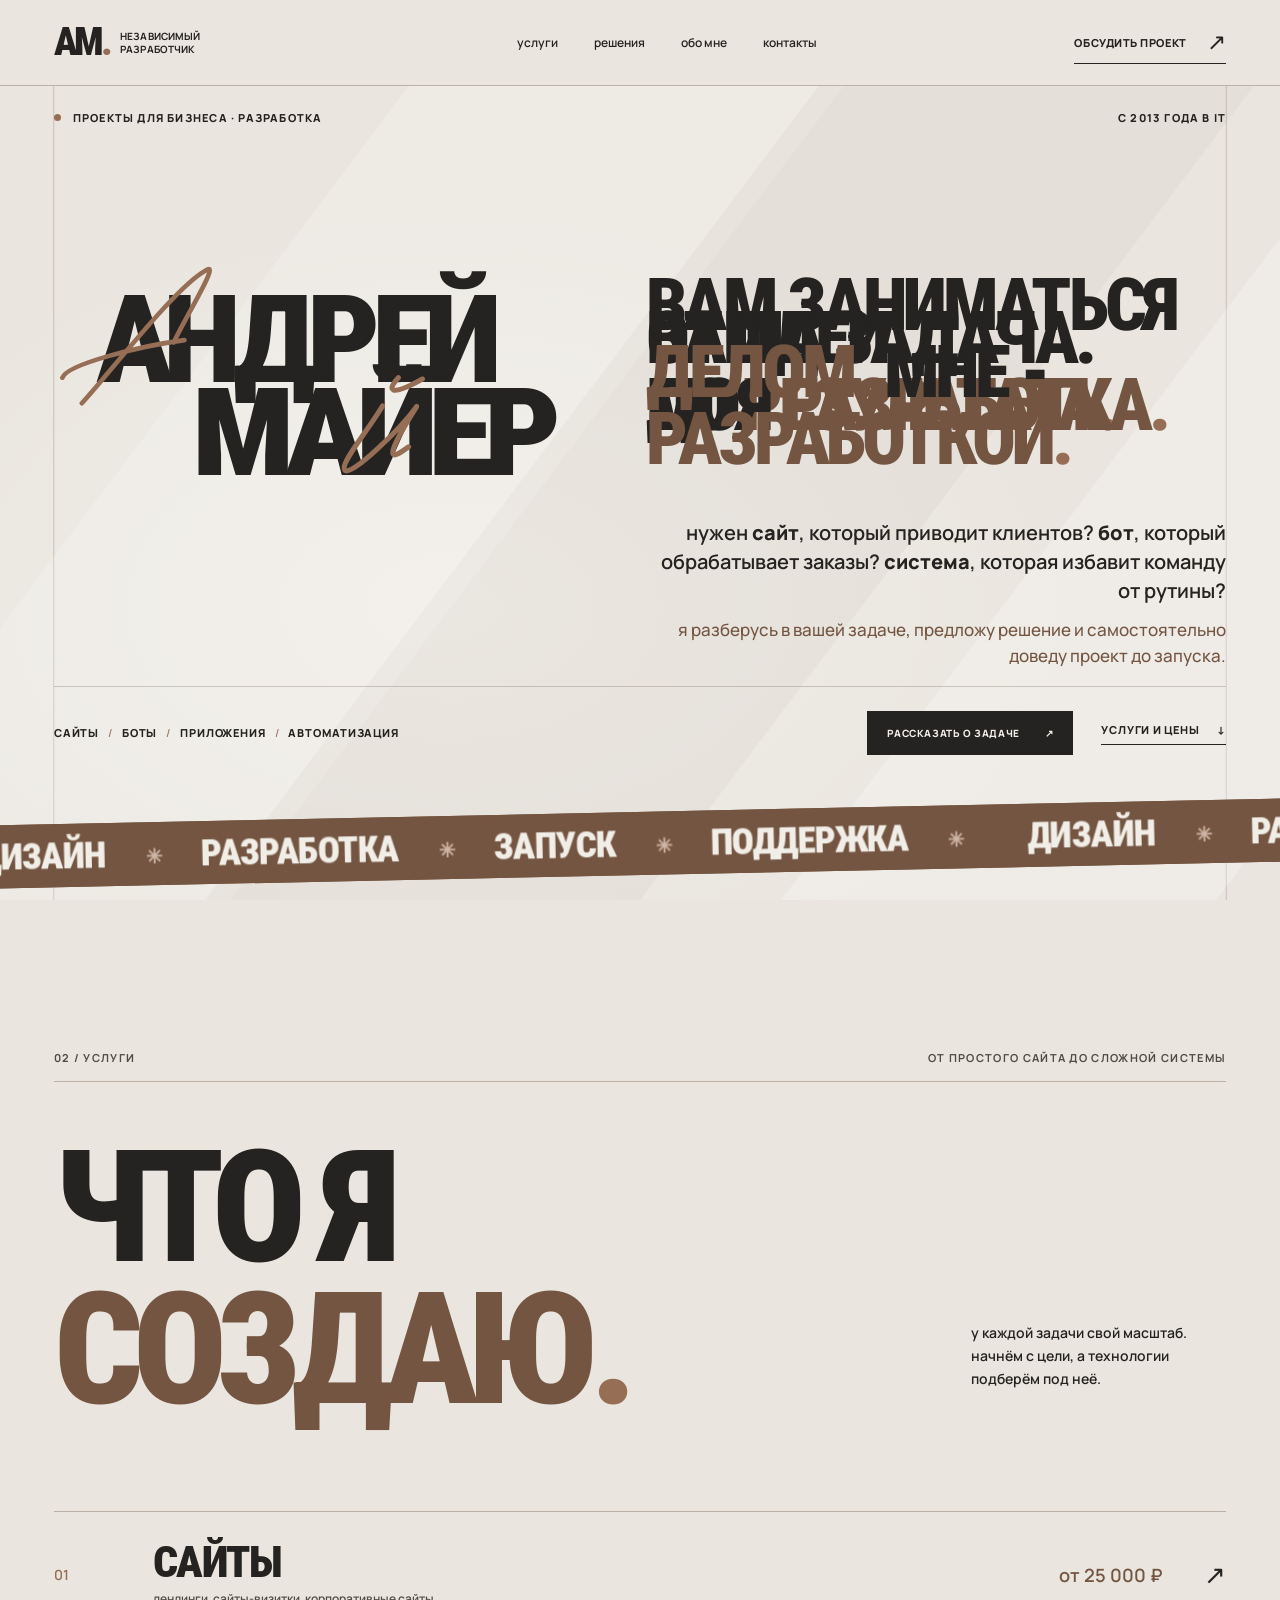
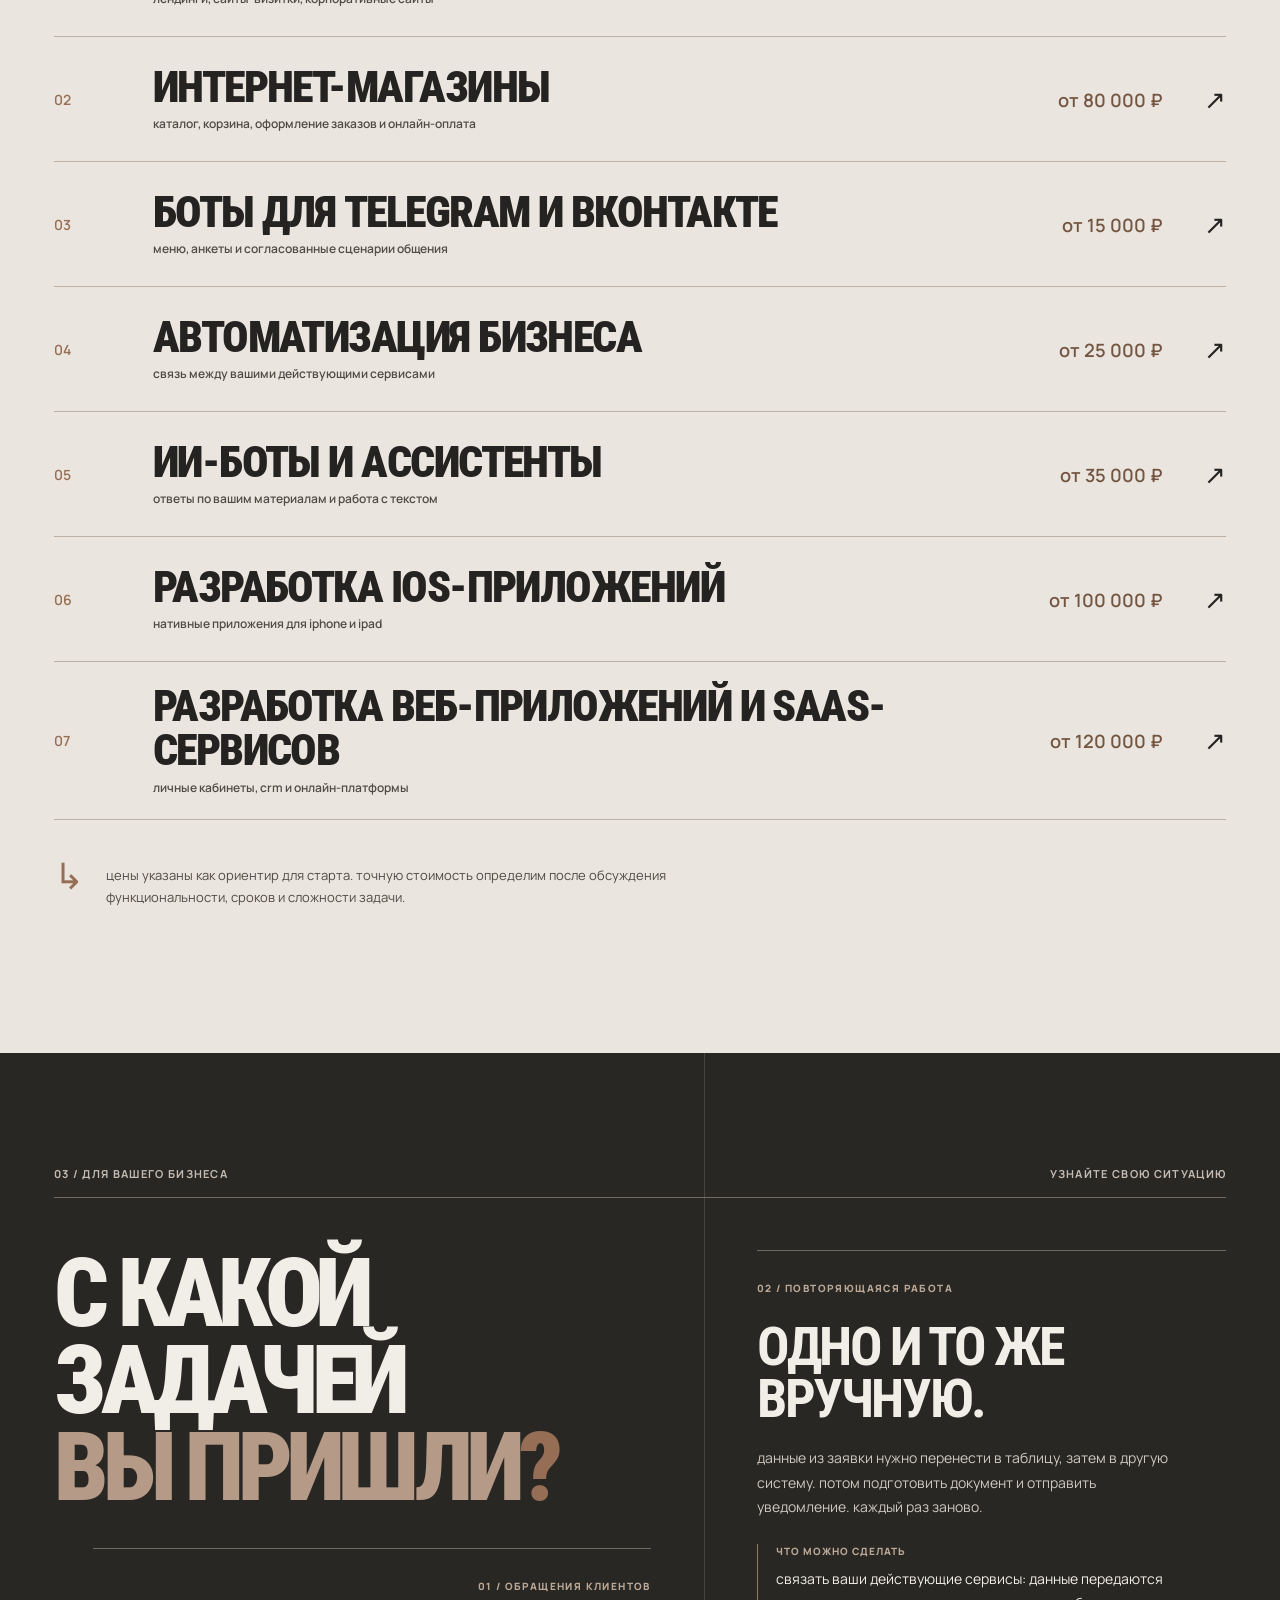
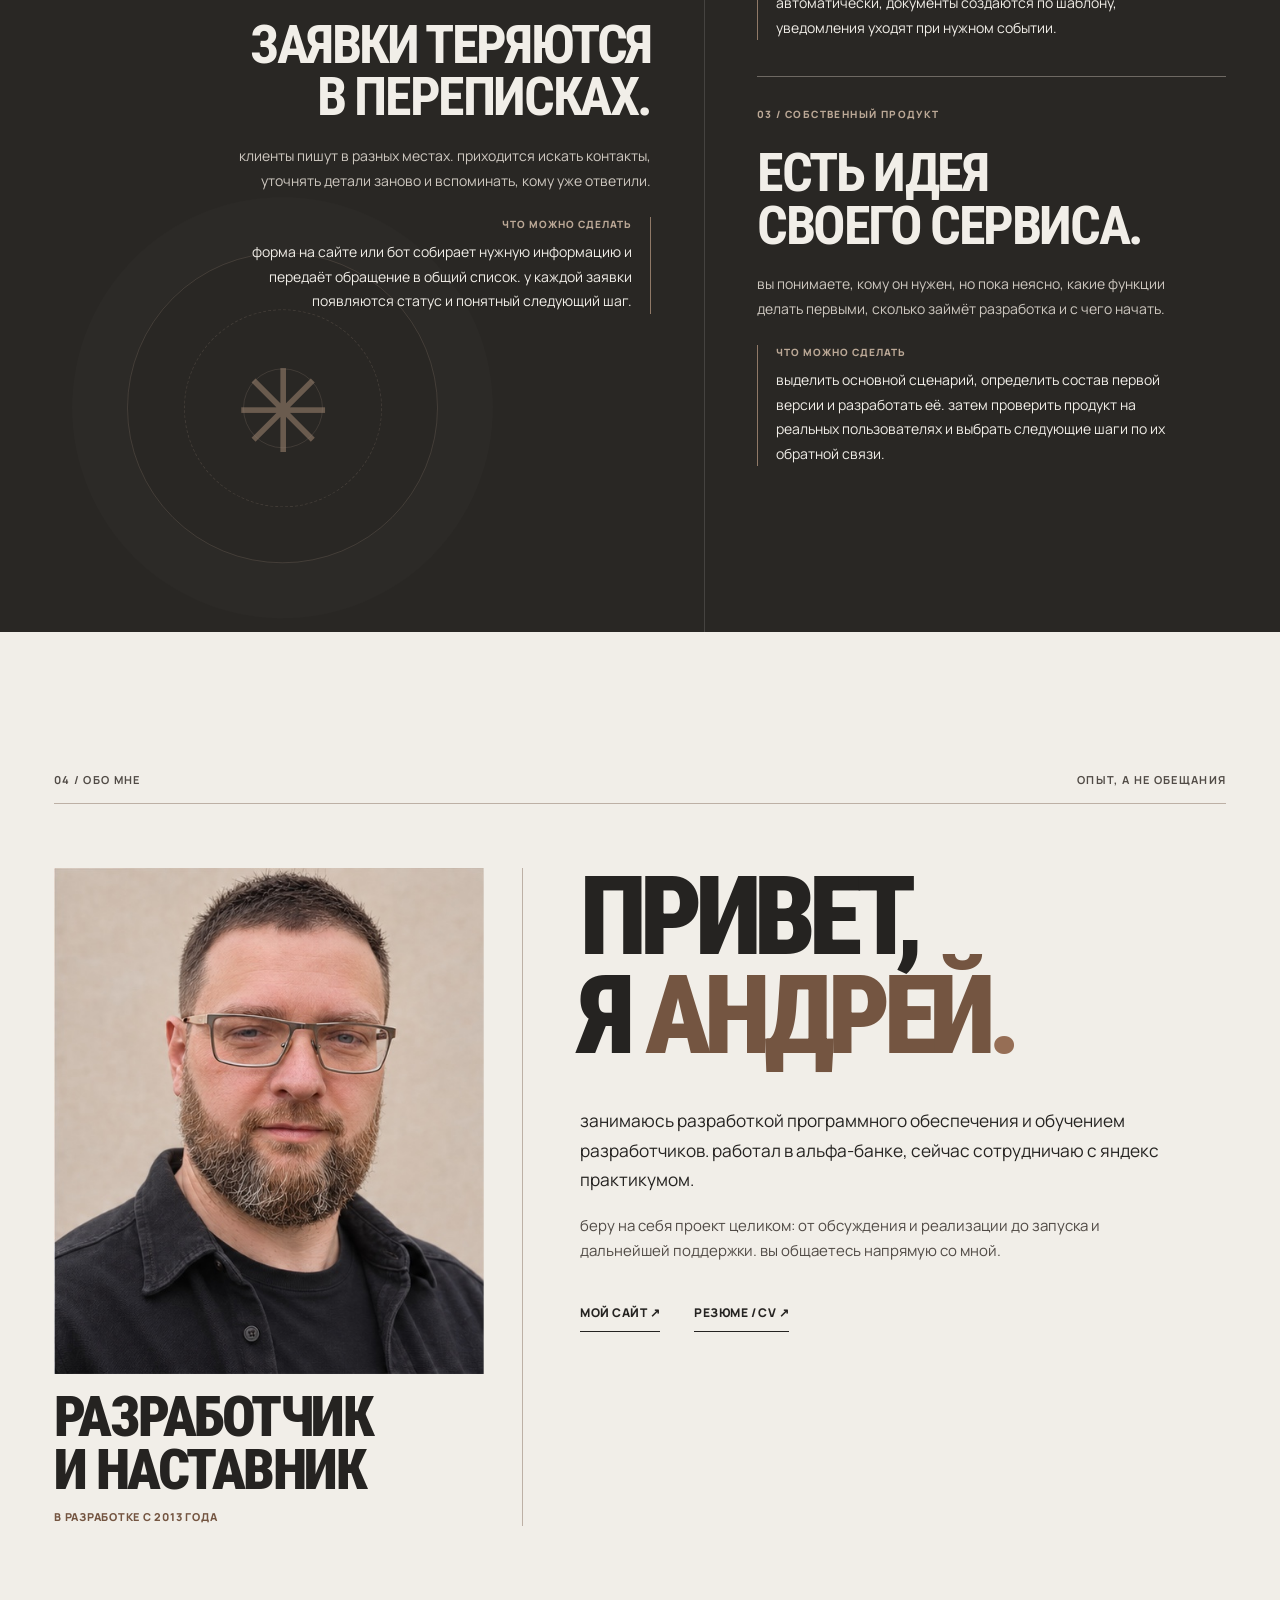
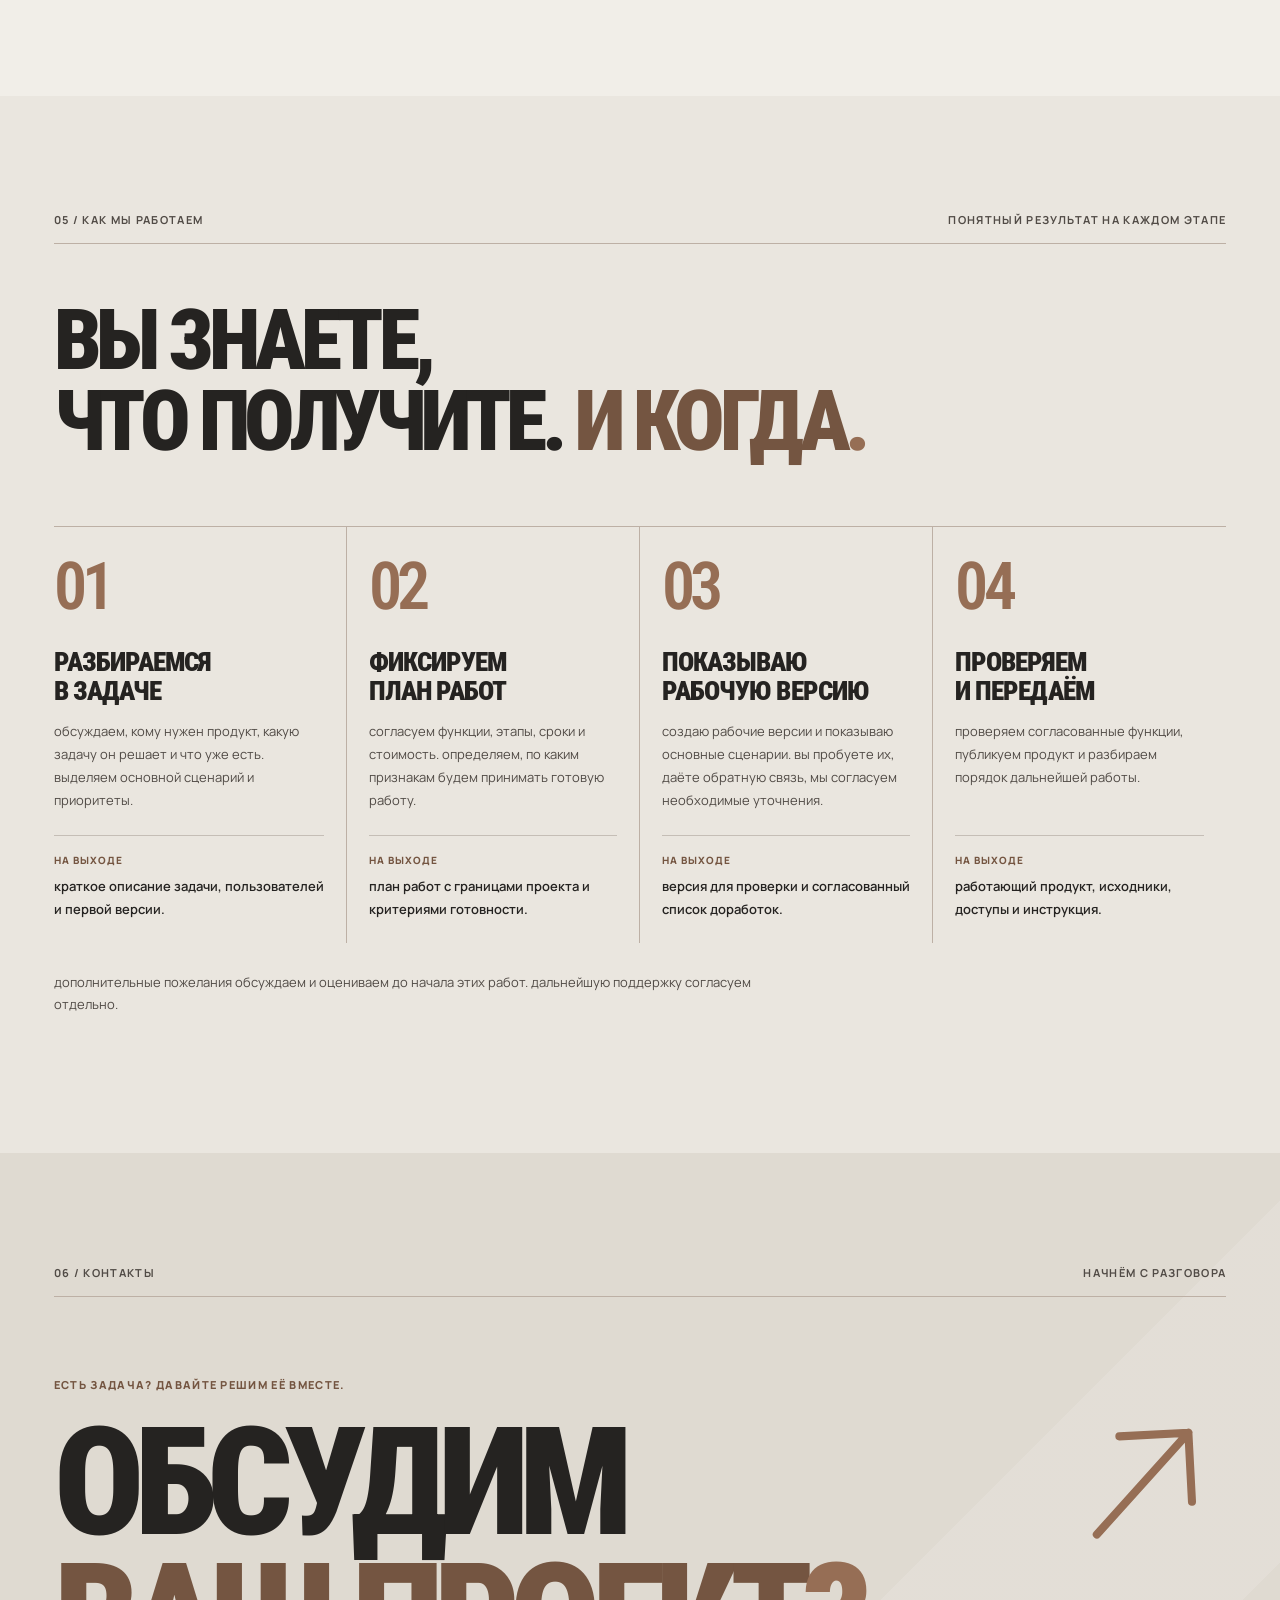
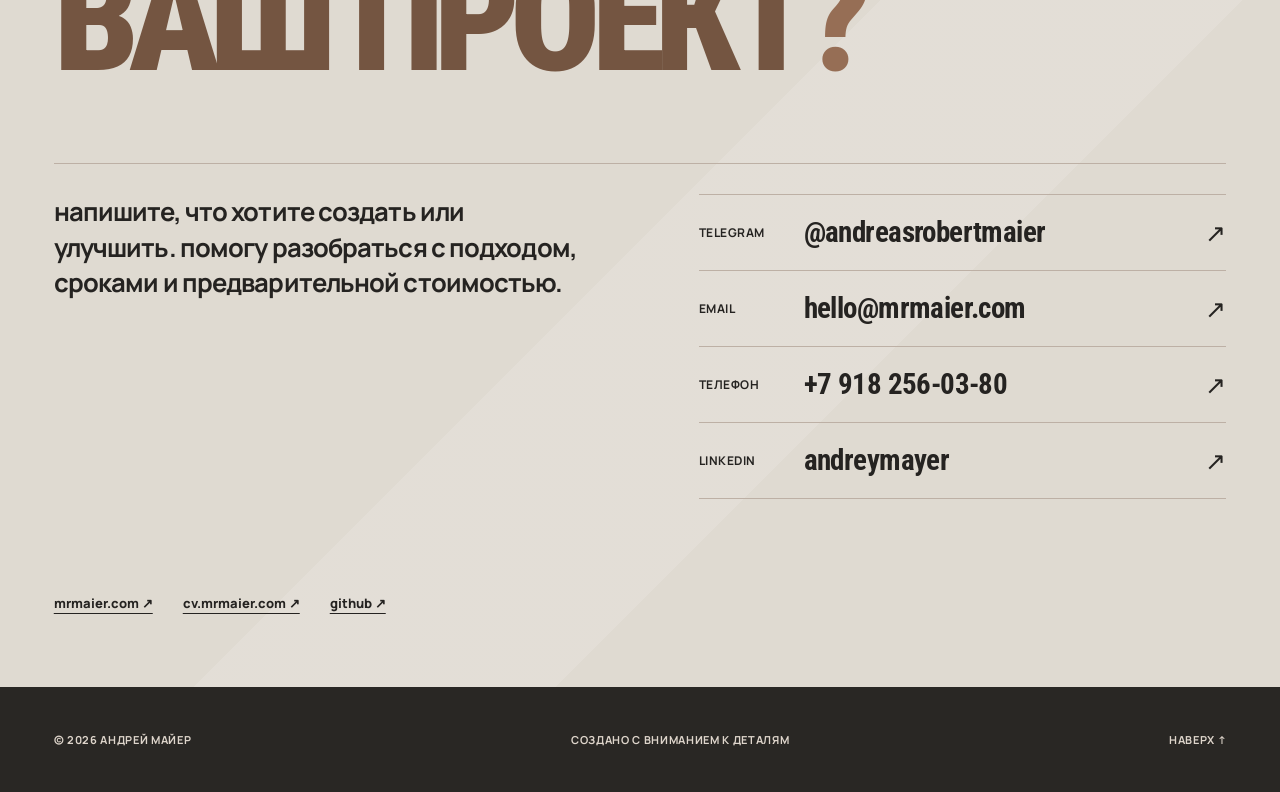
<file: public/index.html>
<!doctype html>
<html lang="ru">
<head>
  <meta charset="utf-8">
  <meta name="viewport" content="width=device-width, initial-scale=1, viewport-fit=cover">
  <meta name="theme-color" content="#eae6df">
  <meta name="color-scheme" content="light">
  <title>Андрей Майер — разработка сайтов, ботов и автоматизация бизнеса</title>
  <meta name="description" content="Андрей Майер — независимый разработчик с 2013 года. Сайты от 25 000 ₽, интернет-магазины, боты для Telegram и ВКонтакте, автоматизация и ИИ-ассистенты. Работаю напрямую с заказчиком.">
  <link rel="canonical" href="https://dev.mrmaier.com/">
  <meta name="author" content="Андрей Майер">
  <meta name="robots" content="index, follow, max-image-preview:large">
  <meta property="og:type" content="website">
  <meta property="og:locale" content="ru_RU">
  <meta property="og:site_name" content="Андрей Майер">
  <meta property="og:url" content="https://dev.mrmaier.com/">
  <meta property="og:title" content="Андрей Майер — цифровые продукты для бизнеса">
  <meta property="og:description" content="Сайты, магазины, боты, автоматизация и ИИ. Разрабатываю с нуля, дорабатываю и поддерживаю.">
  <meta property="og:image" content="https://dev.mrmaier.com/assets/og-cover.png">
  <meta property="og:image:width" content="1200">
  <meta property="og:image:height" content="630">
  <meta property="og:image:alt" content="Андрей Майер — независимый разработчик: сайты, боты, автоматизация, ИИ">
  <meta name="twitter:card" content="summary_large_image">
  <meta name="twitter:title" content="Андрей Майер — цифровые продукты для бизнеса">
  <meta name="twitter:description" content="Сайты, магазины, боты, автоматизация и ИИ. Разрабатываю с нуля, дорабатываю и поддерживаю.">
  <meta name="twitter:image" content="https://dev.mrmaier.com/assets/og-cover.png">
  <script type="application/ld+json">
  {
    "@context": "https://schema.org",
    "@graph": [
      {
        "@type": "WebSite",
        "@id": "https://dev.mrmaier.com/#website",
        "url": "https://dev.mrmaier.com/",
        "name": "Андрей Майер — разработка для бизнеса",
        "inLanguage": "ru",
        "publisher": {"@id": "https://dev.mrmaier.com/#person"}
      },
      {
        "@type": "Person",
        "@id": "https://dev.mrmaier.com/#person",
        "name": "Андрей Майер",
        "alternateName": "Andrey Maier",
        "jobTitle": "Независимый разработчик",
        "url": "https://dev.mrmaier.com/",
        "image": "https://dev.mrmaier.com/assets/og-cover.png",
        "email": "mailto:hello@mrmaier.com",
        "telephone": "+79182560380",
        "sameAs": [
          "https://mrmaier.com/",
          "https://cv.mrmaier.com/",
          "https://t.me/AndreasRobertMaier",
          "https://linkedin.com/in/andreymayer/",
          "https://github.com/Dronnn"
        ]
      },
      {
        "@type": "ProfessionalService",
        "@id": "https://dev.mrmaier.com/#service",
        "name": "Андрей Майер — разработка сайтов, ботов и автоматизация бизнеса",
        "url": "https://dev.mrmaier.com/",
        "image": "https://dev.mrmaier.com/assets/og-cover.png",
        "description": "Сайты, интернет-магазины, боты для Telegram и ВКонтакте, автоматизация бизнеса, ИИ-ассистенты, iOS- и веб-приложения.",
        "email": "hello@mrmaier.com",
        "telephone": "+79182560380",
        "areaServed": {"@type": "Country", "name": "Россия"},
        "founder": {"@id": "https://dev.mrmaier.com/#person"},
        "priceRange": "от 15 000 ₽",
        "hasOfferCatalog": {
          "@type": "OfferCatalog",
          "name": "Услуги",
          "itemListElement": [
            {"@type": "Offer", "itemOffered": {"@type": "Service", "name": "Разработка сайтов: лендинги, сайты-визитки, корпоративные сайты"}, "priceSpecification": {"@type": "PriceSpecification", "minPrice": 25000, "priceCurrency": "RUB"}},
            {"@type": "Offer", "itemOffered": {"@type": "Service", "name": "Разработка интернет-магазинов"}, "priceSpecification": {"@type": "PriceSpecification", "minPrice": 80000, "priceCurrency": "RUB"}},
            {"@type": "Offer", "itemOffered": {"@type": "Service", "name": "Боты для Telegram и ВКонтакте"}, "priceSpecification": {"@type": "PriceSpecification", "minPrice": 15000, "priceCurrency": "RUB"}},
            {"@type": "Offer", "itemOffered": {"@type": "Service", "name": "Автоматизация бизнеса"}, "priceSpecification": {"@type": "PriceSpecification", "minPrice": 25000, "priceCurrency": "RUB"}},
            {"@type": "Offer", "itemOffered": {"@type": "Service", "name": "ИИ-боты и ассистенты"}, "priceSpecification": {"@type": "PriceSpecification", "minPrice": 35000, "priceCurrency": "RUB"}},
            {"@type": "Offer", "itemOffered": {"@type": "Service", "name": "Разработка iOS-приложений"}, "priceSpecification": {"@type": "PriceSpecification", "minPrice": 100000, "priceCurrency": "RUB"}},
            {"@type": "Offer", "itemOffered": {"@type": "Service", "name": "Разработка веб-приложений и SaaS-сервисов"}, "priceSpecification": {"@type": "PriceSpecification", "minPrice": 120000, "priceCurrency": "RUB"}}
          ]
        }
      }
    ]
  }
  </script>
  <link rel="icon" href="assets/favicon.svg" type="image/svg+xml">
  <link rel="preconnect" href="https://fonts.googleapis.com">
  <link rel="preconnect" href="https://fonts.gstatic.com" crossorigin>
  <link href="https://fonts.googleapis.com/css2?family=Manrope:wght@400;500;600;700;800&family=Roboto+Condensed:wght@400;500;600;700;800;900&display=swap" rel="stylesheet">
  <link rel="stylesheet" href="styles.css">
  <script defer src="config.js"></script>
  <script defer src="script.js"></script>
</head>
<body>
  <div class="progress" aria-hidden="true"></div>
  <a class="skip-link" href="#main">к содержимому</a>
  <div class="site-shell">
    <header class="site-header" id="top">
      <a href="#top" class="brand" aria-label="андрей майер — наверх">
        <span class="brand-mark">am<span class="brand-period">.</span></span>
        <span class="brand-caption">независимый<br>разработчик</span>
      </a>
      <nav class="desktop-nav" aria-label="основная навигация">
        <a href="#services">услуги</a>
        <a href="#solutions">решения</a>
        <a href="#about">обо мне</a>
        <a href="#contact">контакты</a>
      </nav>
      <a class="header-cta" href="#contact"><span>обсудить проект</span><span aria-hidden="true">↗</span></a>
      <button class="menu-toggle" type="button" aria-label="открыть меню" aria-controls="mobile-menu" aria-expanded="false">
        <span></span><span></span>
      </button>
    </header>
    <nav class="mobile-menu" id="mobile-menu" aria-label="мобильная навигация" hidden>
      <a href="#services">услуги</a><a href="#solutions">решения</a><a href="#about">обо мне</a><a href="#contact">контакты</a>
      <a class="mobile-menu-cta" href="#contact">обсудить проект ↗</a>
    </nav>

    <main id="main">
      <section class="hero panel-lines" aria-labelledby="hero-title">
        <div class="hero-rays" aria-hidden="true"><i></i><i></i><i></i></div>
        <div class="hero-eyebrow">
          <span class="hero-eyebrow-left"><i class="availability-dot" aria-hidden="true"></i> проекты для бизнеса · разработка</span>
          <span>с 2013 года в IT</span>
        </div>
        <div class="hero-composition">
        <h1 class="hero-type" id="hero-title">
          <span class="visually-hidden">Андрей Майер — разработка сайтов, интернет-магазинов, ботов и автоматизация бизнеса</span>
          <svg class="hero-lettering" viewBox="0 0 1092 472" aria-hidden="true">
            <defs>
              <filter id="brush-grain" x="-5%" y="-5%" width="110%" height="110%">
                <feTurbulence type="fractalNoise" baseFrequency=".085" numOctaves="3" seed="8" result="grain"/>
                <feDisplacementMap in="SourceGraphic" in2="grain" scale="2.3" xChannelSelector="R" yChannelSelector="G"/>
              </filter>
            </defs>
            <g class="hero-frame" fill="none"><path d="M18 0V472 M1065 0V472 M0 16H1092"/></g>
            <g class="hero-name" fill="currentColor">
              <text x="90" y="254" textLength="855" lengthAdjust="spacingAndGlyphs">АНДРЕЙ</text>
              <text x="298" y="455" textLength="775" lengthAdjust="spacingAndGlyphs">МАЙЕР</text>
            </g>
            <g class="hero-brush" fill="none" filter="url(#brush-grain)">
              <path class="brush-a" d="M60 300C120 235 261 50 327 14C361 -10 283 115 258 169 M18 245C28 216 184 177 281 164"/>
              <path class="brush-i" d="M708 306C679 356 614 431 627 445C640 458 745 357 780 309C791 293 737 375 731 400C725 424 750 404 764 394 M742 245C719 269 719 290 794 248"/>
            </g>
          </svg>
        </h1>
          <div class="hero-copy" id="intro">
            <h2 class="intro-title rotating-title" id="intro-title" aria-label="от идеи до результата. ваша задача - моя разработка. вам заниматься делом - мне разработкой.">
              <span class="hero-phrase" aria-hidden="true">от идеи<br>до <em>результата<span class="period">.</span></em></span>
              <span class="hero-phrase" aria-hidden="true">ваша задача.<br>моя <em>разработка<span class="period">.</span></em></span>
              <span class="hero-phrase" aria-hidden="true">вам заниматься<br><em>делом.</em> мне -<br><em>разработкой<span class="period">.</span></em></span>
            </h2>

          </div>
          <!-- Reserve the previous text-row height so the name and rotating heading stay put. -->
          <div class="intro-text hero-description-copy hero-description-reserve" aria-hidden="true" inert>
            <p>нужен сайт, который приводит клиентов? бот, который обрабатывает заказы? система, которая избавит команду от рутины?</p>
          </div>
          <div class="hero-description-group">
            <div class="intro-text hero-description-copy hero-description-copy--question">
              <p>нужен <strong>сайт</strong>, который приводит клиентов? <strong>бот</strong>, который обрабатывает заказы? <strong>система</strong>, которая избавит команду от рутины?</p>
            </div>
            <div class="intro-text hero-description-copy hero-description-copy--answer">
              <p>я разберусь в вашей задаче, предложу решение и самостоятельно доведу проект до запуска.</p>
            </div>
          </div>
        </div>
        <div class="hero-bottom">
          <div class="hero-roles" aria-label="направления">сайты <b>/</b> боты <b>/</b> приложения <b>/</b> автоматизация</div>
          <div class="hero-actions">
            <a href="#contact" class="hero-primary-link">рассказать о задаче <span aria-hidden="true">↗</span></a>
            <a class="text-link" href="#services">услуги и цены <span aria-hidden="true">↓</span></a>
          </div>
        </div>
        <div class="ticker" aria-hidden="true">
          <div class="ticker-track">
            <div class="ticker-group">
              <span class="ticker-item">дизайн <i>✳</i> разработка <i>✳</i> запуск <i>✳</i> поддержка <i>✳</i></span>
              <span class="ticker-item">дизайн <i>✳</i> разработка <i>✳</i> запуск <i>✳</i> поддержка <i>✳</i></span>
              <span class="ticker-item">дизайн <i>✳</i> разработка <i>✳</i> запуск <i>✳</i> поддержка <i>✳</i></span>
              <span class="ticker-item">дизайн <i>✳</i> разработка <i>✳</i> запуск <i>✳</i> поддержка <i>✳</i></span>
            </div>
            <div class="ticker-group">
              <span class="ticker-item">дизайн <i>✳</i> разработка <i>✳</i> запуск <i>✳</i> поддержка <i>✳</i></span>
              <span class="ticker-item">дизайн <i>✳</i> разработка <i>✳</i> запуск <i>✳</i> поддержка <i>✳</i></span>
              <span class="ticker-item">дизайн <i>✳</i> разработка <i>✳</i> запуск <i>✳</i> поддержка <i>✳</i></span>
              <span class="ticker-item">дизайн <i>✳</i> разработка <i>✳</i> запуск <i>✳</i> поддержка <i>✳</i></span>
            </div>
          </div>
        </div>
      </section>

      <section class="services-section section-wrap" id="services" aria-labelledby="services-title">
        <div class="section-topline reveal"><span>02 / услуги</span><span>от простого сайта до сложной системы</span></div>
        <div class="services-heading reveal"><h2 id="services-title">что я<br><em>создаю<span class="period">.</span></em></h2><p>у каждой задачи свой масштаб. начнём с цели, а технологии подберём под неё.</p></div>
        <div class="service-list" aria-label="услуги и стартовые цены">
          <details class="service-row reveal">
            <summary><span class="service-n">01</span><span class="service-main"><strong>сайты</strong><small>лендинги, сайты-визитки, корпоративные сайты</small></span><span class="service-price">от 25 000 ₽</span><span class="service-action" aria-hidden="true">↗</span></summary>
            <div class="service-panel">
              <div class="service-extra">
                <div class="service-copy"><p>сайт знакомит с вами и помогает получить обращение. подойдёт для отдельной услуги, специалиста или компании: от короткого лендинга до сайта с несколькими разделами.</p><p>продумываю структуру страниц, размещаю информацию об услугах и работах, добавляю формы заявки и удобные способы связи. адаптирую сайт для телефона и компьютера, подключаю аналитику и базовую настройку для поисковых систем.</p><p>на выходе - опубликованный сайт с вашим содержимым и рабочим приёмом заявок. способ самостоятельного обновления текстов и материалов согласуем под ваши задачи.</p></div>
                <a href="#contact">обсудить сайт ↗</a>
              </div>
            </div>
          </details>
          <details class="service-row reveal">
            <summary><span class="service-n">02</span><span class="service-main"><strong>интернет-магазины</strong><small>каталог, корзина, оформление заказов и онлайн-оплата</small></span><span class="service-price">от 80 000 ₽</span><span class="service-action" aria-hidden="true">↗</span></summary>
            <div class="service-panel">
              <div class="service-extra">
                <div class="service-copy"><p>интернет-магазин позволяет выбрать товар и оформить покупку. подойдёт для продажи физической продукции: от небольшого ассортимента до каталога с категориями.</p><p>создаю карточки товаров с фотографиями и вариантами, поиск и фильтры, корзину и оформление заказа. подключаю подходящие способы оплаты и доставки, уведомления о заказах и управление ассортиментом.</p><p>на выходе - магазин с покупательским сценарием от выбора товара до подтверждения заказа и инструментами для обработки покупок. состав функций подбираем под ассортимент и порядок вашей работы.</p></div>
                <a href="#contact">обсудить магазин ↗</a>
              </div>
            </div>
          </details>
          <details class="service-row reveal">
            <summary><span class="service-n">03</span><span class="service-main"><strong>боты для telegram и вконтакте</strong><small>меню, анкеты и согласованные сценарии общения</small></span><span class="service-price">от 15 000 ₽</span><span class="service-action" aria-hidden="true">↗</span></summary>
            <div class="service-panel">
              <div class="service-extra">
                <div class="service-copy"><p>бот ведёт человека по заранее продуманному сценарию внутри telegram или вконтакте. удобен для анкеты, записи, приёма заявки, выдачи материалов или проверки статуса.</p><p>составляю логику диалога, меню, кнопки и последовательность вопросов. добавляю проверку введённых данных, передачу заявки сотруднику, уведомления и команды управления. при необходимости подключаю бот к вашему действующему сервису.</p><p>на выходе - работающий бот с согласованными правилами общения. клиент получает понятный следующий шаг, а вы - заполненное обращение в удобном формате.</p></div>
                <a href="#contact">обсудить бота ↗</a>
              </div>
            </div>
          </details>
          <details class="service-row reveal">
            <summary><span class="service-n">04</span><span class="service-main"><strong>автоматизация бизнеса</strong><small>связь между вашими действующими сервисами</small></span><span class="service-price">от 25 000 ₽</span><span class="service-action" aria-hidden="true">↗</span></summary>
            <div class="service-panel">
              <div class="service-extra">
                <div class="service-copy"><p>автоматизация связывает сервисы, уже используемые в вашем бизнесе. подходит, если сотрудники вручную переносят заявки, копируют данные или регулярно собирают однотипные документы.</p><p>разбираю процесс и настраиваю передачу данных между формами, таблицами, учётными системами и другими доступными сервисами. добавляю нужные действия по событиям или расписанию: создание записи, обновление статуса, уведомление или формирование отчёта.</p><p>на выходе - согласованный процесс с обработкой ошибок и проверкой результата. предмет работы здесь - взаимодействие ваших существующих инструментов и сокращение повторяющихся действий.</p></div>
                <a href="#contact">обсудить автоматизацию ↗</a>
              </div>
            </div>
          </details>
          <details class="service-row reveal">
            <summary><span class="service-n">05</span><span class="service-main"><strong>ии-боты и ассистенты</strong><small>ответы по вашим материалам и работа с текстом</small></span><span class="service-price">от 35 000 ₽</span><span class="service-action" aria-hidden="true">↗</span></summary>
            <div class="service-panel">
              <div class="service-extra">
                <div class="service-copy"><p>ии-помощник работает с вопросами и текстами в свободной форме. подходит для поиска по вашим материалам, подготовки ответов клиентам, разбора обращений и кратких сводок.</p><p>подключаю выбранную языковую модель к согласованным источникам знаний, задаю правила ответа и проверяю работу на примерах ваших задач. продумываю передачу сложного вопроса человеку и размещаю помощника в подходящем интерфейсе.</p><p>на выходе - помощник с понятной областью задач и источниками информации. его основная функция - находить, понимать и готовить содержание на основе ваших материалов.</p></div>
                <a href="#contact">обсудить ии-помощника ↗</a>
              </div>
            </div>
          </details>
          <details class="service-row reveal">
            <summary><span class="service-n">06</span><span class="service-main"><strong>разработка ios-приложений</strong><small>нативные приложения для iphone и ipad</small></span><span class="service-price">от 100 000 ₽</span><span class="service-action" aria-hidden="true">↗</span></summary>
            <div class="service-panel">
              <div class="service-extra">
                <div class="service-copy"><p>нативное приложение работает на iphone и ipad и использует возможности устройств apple. подойдёт для нового продукта или развития уже опубликованного приложения.</p><p>разрабатываю экраны и навигацию на swift, swiftui и uikit, хранение данных на устройстве и подключение к вашему серверу. при необходимости добавляю уведомления, камеру, геолокацию и другие системные возможности.</p><p>на выходе - приложение с согласованным набором функций. беру на себя проверку основных сценариев, подготовку сборок для тестирования и подготовку к публикации в app store.</p></div>
                <a href="#contact">обсудить ios-приложение ↗</a>
              </div>
            </div>
          </details>
          <details class="service-row reveal">
            <summary><span class="service-n">07</span><span class="service-main"><strong>разработка веб-приложений и saas-сервисов</strong><small>личные кабинеты, crm и онлайн-платформы</small></span><span class="service-price">от 120 000 ₽</span><span class="service-action" aria-hidden="true">↗</span></summary>
            <div class="service-panel">
              <div class="service-extra">
                <div class="service-copy"><p>веб-приложение - самостоятельный рабочий инструмент в браузере. подойдёт для личного кабинета, crm, системы бронирования, клиентского портала или сервиса по подписке.</p><p>проектирую роли пользователей, рабочие экраны и правила действий. создаю серверную часть и базу данных, добавляю авторизацию, историю операций и функции конкретного процесса: расписание, заявки, документы или подписки.</p><p>на выходе - собственная онлайн-платформа, где пользователи входят в систему и решают свои задачи. первую версию можно ограничить основным сценарием и развивать по обратной связи.</p></div>
                <a href="#contact">обсудить веб-приложение ↗</a>
              </div>
            </div>
          </details>
        </div>
        <div class="services-note reveal"><span>↳</span><p>цены указаны как ориентир для старта. точную стоимость определим после обсуждения функциональности, сроков и сложности задачи.</p></div>
      </section>

      <section class="solutions-section" id="solutions" aria-labelledby="solutions-title">
        <div class="solutions-inner section-wrap">
          <div class="section-topline reveal"><span>03 / для вашего бизнеса</span><span>узнайте свою ситуацию</span></div>
          <div class="solutions-layout">
            <div class="solutions-left">
              <h2 id="solutions-title" class="reveal">с какой<br>задачей<br><em>вы пришли<span class="period">?</span></em></h2>
              <div class="solution-item solution-item--lead reveal">
                <span>01 / обращения клиентов</span>
                <h3>заявки теряются<br>в переписках.</h3>
                <p>клиенты пишут в разных местах. приходится искать контакты, уточнять детали заново и вспоминать, кому уже ответили.</p>
                <div class="solution-answer"><span>что можно сделать</span><p>форма на сайте или бот собирает нужную информацию и передаёт обращение в общий список. у каждой заявки появляются статус и понятный следующий шаг.</p></div>
              </div>
              <div class="solutions-orbit parallax-item" data-parallax="0.08" aria-hidden="true"><div class="orbit-ring"></div><div class="orbit-cross">✳</div></div>
            </div>
            <div class="solutions-right">
              <div class="solution-item reveal">
                <span>02 / повторяющаяся работа</span>
                <h3>одно и то же<br>вручную.</h3>
                <p>данные из заявки нужно перенести в таблицу, затем в другую систему. потом подготовить документ и отправить уведомление. каждый раз заново.</p>
                <div class="solution-answer"><span>что можно сделать</span><p>связать ваши действующие сервисы: данные передаются автоматически, документы создаются по шаблону, уведомления уходят при нужном событии.</p></div>
              </div>
              <div class="solution-item reveal">
                <span>03 / собственный продукт</span>
                <h3>есть идея<br>своего сервиса.</h3>
                <p>вы понимаете, кому он нужен, но пока неясно, какие функции делать первыми, сколько займёт разработка и с чего начать.</p>
                <div class="solution-answer"><span>что можно сделать</span><p>выделить основной сценарий, определить состав первой версии и разработать её. затем проверить продукт на реальных пользователях и выбрать следующие шаги по их обратной связи.</p></div>
              </div>
            </div>
          </div>
        </div>
      </section>

      <section class="about-section section-wrap" id="about" aria-labelledby="about-title">
        <div class="section-topline reveal"><span>04 / обо мне</span><span>опыт, а не обещания</span></div>
        <div class="about-grid">
          <div class="about-left reveal">
            <figure class="about-portrait-card">
              <svg class="about-portrait" viewBox="114 117 526 620" role="img" aria-labelledby="portrait-title" width="526" height="620">
                <title id="portrait-title">андрей майер в чёрной рубашке</title>
                <image href="assets/andrey-portrait.jpg" x="114" y="117" width="526" height="620"/>
              </svg>
              <figcaption>
                <p class="about-role">разработчик<br>и наставник</p>
                <p class="years-caption">в разработке с 2013 года</p>
              </figcaption>
            </figure>
          </div>
          <div class="about-right reveal"><h2 id="about-title">привет,<br>я <em>андрей<span class="period">.</span></em></h2><p>занимаюсь разработкой программного обеспечения и обучением разработчиков. работал в альфа-банке, сейчас сотрудничаю с яндекс практикумом.</p><p>беру на себя проект целиком: от обсуждения и реализации до запуска и дальнейшей поддержки. вы общаетесь напрямую со мной.</p><div class="about-links"><a href="https://mrmaier.com/" target="_blank" rel="noopener noreferrer" class="underlined-link">мой сайт ↗</a><a href="https://cv.mrmaier.com/" target="_blank" rel="noopener noreferrer" class="underlined-link">резюме / cv ↗</a></div></div>
        </div>
      </section>

      <section class="process-section section-wrap" id="process" aria-labelledby="process-title">
        <div class="section-topline reveal"><span>05 / как мы работаем</span><span>понятный результат на каждом этапе</span></div>
        <h2 class="process-title reveal" id="process-title">вы знаете,<br>что получите. <em>и когда<span class="period">.</span></em></h2>
        <div class="process-list">
          <div class="process-step reveal">
            <span class="step-n">01</span><h3>разбираемся<br>в задаче</h3>
            <p>обсуждаем, кому нужен продукт, какую задачу он решает и что уже есть. выделяем основной сценарий и приоритеты.</p>
            <div class="process-outcome"><span>на выходе</span><p>краткое описание задачи, пользователей и первой версии.</p></div>
          </div>
          <div class="process-step reveal">
            <span class="step-n">02</span><h3>фиксируем<br>план работ</h3>
            <p>согласуем функции, этапы, сроки и стоимость. определяем, по каким признакам будем принимать готовую работу.</p>
            <div class="process-outcome"><span>на выходе</span><p>план работ с границами проекта и критериями готовности.</p></div>
          </div>
          <div class="process-step reveal">
            <span class="step-n">03</span><h3>показываю<br>рабочую версию</h3>
            <p>создаю рабочие версии и показываю основные сценарии. вы пробуете их, даёте обратную связь, мы согласуем необходимые уточнения.</p>
            <div class="process-outcome"><span>на выходе</span><p>версия для проверки и согласованный список доработок.</p></div>
          </div>
          <div class="process-step reveal">
            <span class="step-n">04</span><h3>проверяем<br>и передаём</h3>
            <p>проверяем согласованные функции, публикуем продукт и разбираем порядок дальнейшей работы.</p>
            <div class="process-outcome"><span>на выходе</span><p>работающий продукт, исходники, доступы и инструкция.</p></div>
          </div>
        </div>
        <p class="process-note reveal">дополнительные пожелания обсуждаем и оцениваем до начала этих работ. дальнейшую поддержку согласуем отдельно.</p>
      </section>

      <section class="contact-section" id="contact" aria-labelledby="contact-title">
        <div class="contact-inner section-wrap">
          <div class="section-topline reveal"><span>06 / контакты</span><span>начнём с разговора</span></div>
          <div class="contact-eyebrow reveal">есть задача? давайте решим её вместе.</div>
          <h2 class="contact-title reveal" id="contact-title">обсудим<br><em>ваш проект<span class="period">?</span></em><svg class="contact-arrow" viewBox="0 0 100 100" aria-hidden="true"><path d="M8 92L92 8M32 8h60v60"/></svg></h2>
          <div class="contact-bottom">
            <div class="contact-pitch reveal"><p>напишите, что хотите создать или улучшить. помогу разобраться с подходом, сроками и предварительной стоимостью.</p></div>
            <div class="contact-methods reveal" aria-label="варианты связи">
              <a class="contact-method" data-contact="telegram" href="https://t.me/AndreasRobertMaier" target="_blank" rel="noopener noreferrer"><span>telegram</span><strong>@andreasrobertmaier</strong><i aria-hidden="true">↗</i></a>
              <a class="contact-method" data-contact="email" href="mailto:hello@mrmaier.com"><span>email</span><strong>hello@mrmaier.com</strong><i aria-hidden="true">↗</i></a>
              <a class="contact-method" data-contact="phone" href="tel:+79182560380"><span>телефон</span><strong>+7 918 256-03-80</strong><i aria-hidden="true">↗</i></a>
              <a class="contact-method" data-contact="linkedin" href="https://linkedin.com/in/andreymayer/" target="_blank" rel="noopener noreferrer"><span>linkedin</span><strong>andreymayer</strong><i aria-hidden="true">↗</i></a>
            </div>
          </div>
          <div class="contact-site-links reveal"><a href="https://mrmaier.com/" target="_blank" rel="noopener noreferrer">mrmaier.com ↗</a><a href="https://cv.mrmaier.com/" target="_blank" rel="noopener noreferrer">cv.mrmaier.com ↗</a><a href="https://github.com/Dronnn" target="_blank" rel="noopener noreferrer">github ↗</a></div>
        </div>
      </section>
    </main>

    <footer class="footer section-wrap"><span>© <span id="year">2026</span> андрей майер</span><span>создано с вниманием к деталям</span><a href="#top" aria-label="вернуться наверх">наверх ↑</a></footer>
  </div>
</body>
</html>
</file>
<file: public/styles.css>
:root {
  --paper: #eae6df;
  --paper-soft: #f1eee8;
  --paper-deep: #dfdad1;
  --ink: #252321;
  --ink-soft: #514b46;
  --brown: #966e55;
  --brown-deep: #745541;
  --line: #bdb0a5;
  --line-light: rgba(91, 75, 64, .26);
  --dark: #292724;
  --dark-soft: #34312d;
  --font-body: 'Manrope', 'Helvetica Neue', Arial, sans-serif;
  --font-display: 'Roboto Condensed', Impact, 'Arial Narrow', 'Helvetica Neue', sans-serif;
  --edge: clamp(20px, 4.2vw, 84px);
  --ease: cubic-bezier(.19,1,.22,1);
}
*, *::before, *::after {box-sizing: border-box}
html {scroll-behavior:smooth; scroll-padding-top:82px}
body {margin:0; background:var(--paper); color:var(--ink); font-family:var(--font-body); -webkit-font-smoothing:antialiased; text-rendering:optimizeLegibility; overflow-x:hidden}
::selection {background:var(--brown); color:#fff}
a {color:inherit; text-decoration:none}
button, input, textarea {font:inherit}
button {cursor:pointer}
img, svg {display:block; max-width:100%}
summary {list-style:none; cursor:pointer}
summary::-webkit-details-marker {display:none}
:focus-visible {outline:3px solid var(--brown); outline-offset:5px}
.visually-hidden {position:absolute; width:1px; height:1px; margin:-1px; padding:0; overflow:hidden; clip:rect(0 0 0 0); white-space:nowrap; border:0}
.skip-link {position:fixed; left:10px; top:-50px; padding:12px 16px; background:#fff; z-index:300; transition:top .2s}
.skip-link:focus {top:10px}
.progress {height:3px; width:0; background:var(--brown); position:fixed; z-index:210; inset:0 auto auto 0; pointer-events:none; will-change:width}
.site-shell {overflow:hidden}
.section-wrap {padding-left:var(--edge); padding-right:var(--edge)}
.section-topline {display:flex; justify-content:space-between; gap:20px; font-size:11px; font-weight:700; letter-spacing:.12em; text-transform:uppercase; padding-bottom:16px; border-bottom:1px solid var(--line); color:var(--ink-soft)}
.section-topline span:last-child {text-align:right}
.period {color:var(--brown); font-style:normal}
.site-header {height:86px; padding:0 var(--edge); display:flex; align-items:center; justify-content:space-between; gap:28px; border-bottom:1px solid var(--line); background:rgba(234,230,223,.85); position:relative; z-index:100}
.brand {display:flex; align-items:center; gap:11px; min-width:194px}
.brand-mark {font-family:var(--font-display); text-transform:uppercase; font-weight:900; font-size:39px; letter-spacing:-.1em; line-height:.8}
.brand-period {color:var(--brown); margin-left:1px}
.brand-caption {font-size:10px; font-weight:700; line-height:1.25; letter-spacing:.012em; text-transform:uppercase}
.desktop-nav {display:flex; align-items:center; gap:clamp(16px,2.8vw,48px); padding-left:12px}
.desktop-nav a {position:relative; font-weight:600; font-size:12px; transition:color .3s}
.desktop-nav a:hover {color:var(--brown)}
.desktop-nav a::after {content:""; position:absolute; left:0; bottom:-7px; height:1px; width:100%; background:var(--brown); transform:scaleX(0); transform-origin:left; transition:transform .4s var(--ease)}
.desktop-nav a:hover::after {transform:scaleX(1)}
.header-cta {font-size:11px; text-transform:uppercase; letter-spacing:.05em; display:flex; gap:20px; align-items:center; white-space:nowrap; border-bottom:1px solid var(--ink); padding:13px 0; font-weight:800; transition:color .3s,border-color .3s}
.header-cta span:last-child {font-size:23px; font-weight:400; line-height:0; transform:translateY(-1px); transition:transform .3s}
.header-cta:hover {color:var(--brown);border-color:var(--brown)}
.header-cta:hover span:last-child {transform:translate(3px,-4px)}
.menu-toggle {display:none; width:44px; height:44px; align-items:center; flex-direction:column; justify-content:center; gap:6px; background:none; border:0; padding:7px}
.menu-toggle span {width:25px; height:2px; background:var(--ink); transition:transform .3s}
.menu-toggle[aria-expanded="true"] span:first-child {transform:translateY(4px) rotate(45deg)}
.menu-toggle[aria-expanded="true"] span:last-child {transform:translateY(-4px) rotate(-45deg)}
.mobile-menu[hidden] {display:none!important}
.mobile-menu {position:absolute; top:86px; left:0; right:0; background:var(--paper-soft); padding:28px var(--edge) 38px; z-index:99; box-shadow:0 20px 30px rgba(0,0,0,.08); display:flex; flex-direction:column; gap:15px; border-bottom:1px solid var(--line)}
.mobile-menu a {font-family:var(--font-display); font-size:32px; font-weight:800; text-transform:uppercase}
.mobile-menu .mobile-menu-cta {font-family:var(--font-body); font-size:14px; color:var(--brown); margin-top:16px; text-transform:none}

/* Hero: reference-inspired typographic composition, intentionally very little ornament. */
.hero {position:relative; isolation:isolate; min-height:min(900px, calc(100svh - 86px)); display:flex; flex-direction:column; justify-content:space-between; padding:24px var(--edge) 54px; overflow:hidden; background:radial-gradient(ellipse at 30% 68%,rgba(255,255,255,.4),transparent 56%),var(--paper)}
.panel-lines {background-image:linear-gradient(90deg,transparent calc(var(--edge) - 1px),rgba(98,74,61,.25) var(--edge),transparent calc(var(--edge) + 1px)),linear-gradient(90deg,transparent calc(100% - var(--edge) - 1px),rgba(98,74,61,.25) calc(100% - var(--edge)),transparent calc(100% - var(--edge) + 1px)),radial-gradient(ellipse at 35% 64%,rgba(255,255,255,.30),transparent 55%)}
.hero::after {content:""; position:absolute; height:1px; background:var(--line); bottom:92px; left:0; right:0; z-index:0}
.hero-rays {position:absolute; inset:0; pointer-events:none; overflow:hidden; z-index:-1}
.hero-rays i {display:block; position:absolute; height:100%; width:34%; background:rgba(255,255,255,.19); transform:skewX(-37deg); top:0}
.hero-rays i:nth-child(1) {left:8%; background:rgba(255,255,255,.16)}
.hero-rays i:nth-child(2) {left:40%; background:rgba(125,109,94,.055)}
.hero-rays i:nth-child(3) {left:85%; background:rgba(255,255,255,.23)}
.hero-eyebrow {display:flex; justify-content:space-between; align-items:center; text-transform:uppercase; font-size:11px; font-weight:800; letter-spacing:.11em; z-index:2}
.hero-eyebrow-left {display:inline-flex; align-items:center; gap:12px}
.availability-dot {width:7px; height:7px; background:var(--brown); border-radius:50%}
.hero-type {width:100%; margin:2vw 0 0; position:relative; z-index:1; display:flex; flex-direction:column; align-items:center; justify-content:center; flex:1; min-height:365px; padding-bottom:20px}
.hero-title-row {width:100%; display:flex; align-items:center; overflow:hidden; justify-content:center; white-space:nowrap}
.hero-title-row .title-inner {display:block; font-family:var(--font-display); text-transform:uppercase; font-size:clamp(118px,19.5vw,370px); font-weight:900; letter-spacing:-.078em; line-height:.78; font-stretch:condensed; transform:translateY(110%); opacity:0; animation:heroRise 1.4s var(--ease) forwards; padding-right:.072em}
.hero-title-row--first {transform:translateX(-8%)}
.hero-title-row--second {transform:translateX(10%); margin-top:-.004em}
.hero-title-row--second .title-inner {animation-delay:.15s}
@keyframes heroRise {to {transform:translateY(0);opacity:1}}
.signature-stroke {position:absolute; height:63%; width:42%; min-width:255px; left:23%; top:10%; transform:rotate(-6deg); pointer-events:none; overflow:visible; filter:drop-shadow(0 1px 0 rgba(255,255,255,.05))}
.signature-stroke path {stroke:var(--brown); stroke-width:16; stroke-linecap:round; stroke-linejoin:round; stroke-dasharray:1500; stroke-dashoffset:1500; animation:drawStroke 1.85s 1s var(--ease) forwards}
@keyframes drawStroke {to {stroke-dashoffset:0}}
.hero-bottom {position:relative; z-index:2; display:flex; justify-content:space-between; gap:30px; align-items:end; padding-bottom:28px}
.hero-roles {font-size:clamp(11px,1.1vw,16px); letter-spacing:.14em; text-transform:uppercase; font-weight:800; line-height:1.7; white-space:nowrap}
.hero-roles b {font-weight:500; color:var(--brown); padding:0 8px}
.hero-description {width:clamp(290px,28vw,460px)}
.hero-description p {margin:0 0 17px; font-size:clamp(16px,1.45vw,21px); line-height:1.45; font-weight:600; letter-spacing:-.03em}
.text-link {display:inline-flex; gap:18px; align-items:center; padding-bottom:7px; border-bottom:1px solid var(--ink); text-transform:uppercase; font-size:11px; letter-spacing:.07em; font-weight:800; transition:color .25s}
.text-link:hover {color:var(--brown)}
.scroll-cue {position:absolute; bottom:33px; left:var(--edge); display:flex; align-items:center; gap:23px; z-index:2; font-size:10px; text-transform:uppercase; font-weight:800; letter-spacing:.11em}
.scroll-cue-arrow {font-family:var(--font-body); color:var(--brown); font-size:24px; font-weight:400; animation:arrowFloat 1.8s ease-in-out infinite}
@keyframes arrowFloat {50%{transform:translateY(6px)}}
.hero-coordinate {position:absolute; bottom:39px; right:var(--edge); z-index:2; color:var(--ink-soft); font-size:10px; font-weight:800; letter-spacing:.12em}

.intro-section {position:relative; padding-top:118px; padding-bottom:160px; min-height:650px; background:var(--paper-soft); isolation:isolate}
.intro-grid {display:grid; grid-template-columns:minmax(0,1.4fr) minmax(300px,.6fr); gap:7vw; align-items:end; margin-top:56px}
.intro-title, .services-heading h2, .solutions-left h2, .about-right h2, .process-title, .contact-title {font-family:var(--font-display); text-transform:uppercase; font-weight:900; letter-spacing:-.065em; line-height:.91; margin:0}
.intro-title {font-size:clamp(70px,9.6vw,170px)}
.intro-title em, .services-heading h2 em, .solutions-left h2 em, .about-right h2 em, .process-title em, .contact-title em {font-style:normal; color:var(--brown-deep)}
.intro-text {padding-bottom:18px; max-width:420px; position:relative; z-index:2}
.intro-text p {font-size:clamp(16px,1.28vw,20px); line-height:1.72; font-weight:500; margin:0 0 22px}
.intro-text p + p {font-size:15px; color:var(--ink-soft)}
.underlined-link {text-transform:uppercase; font-size:12px; font-weight:800; letter-spacing:.04em; display:inline-flex; gap:20px; padding:10px 0; border-bottom:1px solid var(--ink); transition:color .3s,border-color .3s}
.underlined-link:hover {color:var(--brown); border-color:var(--brown)}
.outline-asterisk {position:absolute; bottom:-10px; left:43%; font-size:230px; font-family:var(--font-display); line-height:1; color:transparent; -webkit-text-stroke:1px rgba(150,110,85,.33); z-index:1; pointer-events:none}

.ticker {overflow:hidden; white-space:nowrap; background:var(--brown-deep); color:var(--paper-soft); border-block:1px solid var(--brown-deep); padding:15px 0 10px; transform:rotate(-1.4deg) scale(1.03); position:relative; z-index:4}
.ticker-track {display:flex; width:max-content; animation:marquee 120s linear infinite; will-change:transform}
.ticker-group {display:flex; flex:0 0 auto; min-width:100vw; align-items:center; justify-content:space-around}
.ticker-item {display:block; flex:0 0 auto}
.ticker-track span {font-family:var(--font-display); text-transform:uppercase; letter-spacing:-.035em; font-size:clamp(33px,4vw,64px); line-height:1; font-weight:900; padding-right:30px}
.ticker-track i {font-style:normal; font-size:.54em; vertical-align:.18em; margin:0 32px; color:#cdb4a4}
@keyframes marquee {from {transform:translateX(0)} to {transform:translateX(-50%)}}

.services-section {padding-top:150px; padding-bottom:145px; background:var(--paper)}
.services-heading {display:flex; gap:30px; justify-content:space-between; align-items:end; margin:55px 0 90px}
.services-heading h2 {font-size:clamp(94px,12.2vw,205px)}
.services-heading p {max-width:255px; font-size:14px; font-weight:600; line-height:1.65; padding-bottom:17px}
.service-list {border-top:1px solid var(--line)}
.service-row {border-bottom:1px solid var(--line); position:relative; transition:background .4s}
.service-row::before {content:""; position:absolute; inset:0 calc(-1 * var(--edge)); background:var(--paper-deep); transform:scaleY(0); transform-origin:bottom; pointer-events:none; transition:transform .48s var(--ease)}
.service-row:hover::before,.service-row[open]::before {transform:scaleY(1)}
.service-row summary {position:relative; display:grid; grid-template-columns:75px minmax(0,1fr) auto 40px; gap:24px; align-items:center; min-height:124px; padding:22px 0; z-index:1}
.service-n {font-size:14px; font-weight:600; color:var(--brown); align-self:center}
.service-main {min-width:0; display:flex; flex-direction:column; gap:6px}
.service-main strong {font-family:var(--font-display); text-transform:uppercase; font-size:clamp(28px,3.45vw,59px); font-weight:900; letter-spacing:-.035em; line-height:1.0}
.service-main small {font-family:var(--font-body); font-size:12px; color:var(--ink-soft); letter-spacing:0; font-weight:600; line-height:1.5}
.service-price {font-family:var(--font-body); font-size:clamp(16px,1.43vw,23px); color:var(--brown-deep); font-weight:600; white-space:nowrap; text-align:right}
.service-action {font-size:26px; font-weight:300; text-align:right; transition:transform .42s var(--ease),color .3s}
.service-row:hover .service-action {transform:translate(5px,-5px); color:var(--brown)}
.service-row[open] .service-action {transform:rotate(45deg); color:var(--brown)}
.service-extra {position:relative; z-index:1; max-width:850px; margin-left:99px; padding:0 0 31px 0; display:flex; gap:30px; align-items:flex-end; justify-content:space-between}
.service-extra p {max-width:540px; margin:0; font-size:14px; line-height:1.75; color:var(--ink-soft)}
.service-extra a {white-space:nowrap; color:var(--brown-deep); text-decoration:underline; text-underline-offset:5px; font-size:12px; font-weight:800; margin-right:8px}
.services-note {display:flex; max-width:730px; gap:22px; margin-top:39px; align-items:flex-start; color:var(--ink-soft)}
.services-note span {font-family:var(--font-display); font-size:36px; line-height:1; color:var(--brown)}
.services-note p {font-size:13px; line-height:1.7; margin:5px 0 0}

.solutions-section {color:var(--paper-soft); background:var(--dark); position:relative; overflow:hidden}
.solutions-section::before {content:""; position:absolute; top:0; left:55%; bottom:0; border-left:1px solid rgba(255,255,255,.13)}
.solutions-inner {padding-top:113px; padding-bottom:130px}
.solutions-section .section-topline {color:#c4bbb3; border-color:#726960}
.solutions-layout {display:grid; grid-template-columns:53% 47%; margin-top:75px}
.solutions-left {padding-right:5vw; position:relative; min-height:690px}
.solutions-left h2 {font-size:clamp(80px,9.25vw,157px); position:sticky; top:100px}
.solutions-left h2 em {color:#b49a87}
.solutions-orbit {width:clamp(220px,32vw,500px); height:clamp(220px,32vw,500px); position:absolute; left:9%; bottom:0; display:grid; place-items:center; pointer-events:none; opacity:.64}
.orbit-ring {width:76%; height:76%; border:1px solid rgba(196,173,156,.28); border-radius:50%; position:absolute; box-shadow:0 0 0 55px rgba(255,255,255,.015),0 0 0 110px rgba(255,255,255,.01)}
.orbit-ring::before,.orbit-ring::after {content:""; position:absolute; inset:18%; border:1px dashed rgba(196,173,156,.25); border-radius:50%}
.orbit-ring::after {inset:37%; border-style:solid}
.orbit-cross {font-size:clamp(75px,9vw,145px); color:#907967; font-weight:200; animation:slowSpin 36s linear infinite}
@keyframes slowSpin {to{transform:rotate(360deg)}}
.solutions-right {padding-left:6.4vw; display:flex; flex-direction:column}
.solution-item {border-top:1px solid rgba(237,229,217,.35); padding:32px 0 72px}
.solution-item > span {font-size:10px; letter-spacing:.14em; text-transform:uppercase; font-weight:800; color:#bba896}
.solution-item h3 {font-family:var(--font-display); font-size:clamp(36px,4.2vw,70px); text-transform:uppercase; line-height:.98; letter-spacing:-.045em; margin:32px 0 23px}
.solution-item p {font-size:14px; line-height:1.75; color:#cec8c0; margin:0; max-width:430px}

.about-section {padding-top:140px; padding-bottom:170px; background:var(--paper-soft)}
.about-grid {display:grid; grid-template-columns:48% 52%; margin-top:95px}
.about-left {border-right:1px solid var(--line); padding-right:30px}
.about-years {font-family:var(--font-display); font-size:clamp(115px,17vw,290px); font-weight:900; letter-spacing:-.095em; line-height:.8; margin:13px 0 24px; white-space:nowrap}
.about-years b {font-weight:900}
.about-years span {color:var(--brown); font-size:.45em; vertical-align:.17em; padding:0 .06em; font-weight:400}
.years-caption {text-transform:uppercase; letter-spacing:.1em; font-weight:800; font-size:12px; color:var(--brown-deep)}
.about-right {padding-left:7vw}
.about-right h2 {font-size:clamp(73px,8.5vw,140px); margin-bottom:40px}
.about-right p {font-size:clamp(16px,1.35vw,19px); line-height:1.7; max-width:590px; margin:0 0 18px}
.about-right p + p {color:var(--ink-soft); font-size:15px}
.about-links {display:flex; gap:34px; flex-wrap:wrap; margin-top:30px}

.process-section {padding-top:116px; padding-bottom:138px; background:var(--paper)}
.process-title {font-size:clamp(76px,9.4vw,157px); margin:65px 0 90px}
.process-list {display:grid; grid-template-columns:repeat(4,1fr); border-top:1px solid var(--line)}
.process-step {padding:27px 22px 15px 0; border-right:1px solid var(--line); min-height:250px}
.process-step:last-child {border-right:0}
.process-step:not(:first-child) {padding-left:22px}
.step-n {font-family:var(--font-display); display:block; font-size:66px; line-height:1; color:var(--brown); font-weight:600; letter-spacing:-.07em}
.process-step h3 {text-transform:uppercase; font-family:var(--font-display); font-size:clamp(23px,2.3vw,37px); font-weight:900; margin:28px 0 14px; letter-spacing:-.035em}
.process-step p {max-width:285px; font-size:13px; line-height:1.75; color:var(--ink-soft); margin:0}

.contact-section {background:var(--paper-deep); position:relative; overflow:hidden}
.contact-section::after {content:""; position:absolute; inset:0; pointer-events:none; background:linear-gradient(135deg,transparent 55%,rgba(255,255,255,.12) 55%,rgba(255,255,255,.12) 70%,transparent 70%)}
.contact-inner {padding-top:112px; padding-bottom:75px; position:relative; z-index:1}
.contact-eyebrow {font-size:11px; text-transform:uppercase; font-weight:800; letter-spacing:.12em; margin-top:80px; color:var(--brown-deep)}
.contact-title {font-size:clamp(76px,11.7vw,200px); position:relative; margin:23px 0 75px}
.contact-arrow {position:absolute; right:2vw; top:4%; width:clamp(70px,9vw,150px); fill:none; stroke:var(--brown); stroke-width:7; stroke-linecap:round; stroke-linejoin:round; transform:rotate(-3deg); transition:transform .5s var(--ease)}
.contact-title:hover .contact-arrow {transform:translate(10px,-13px) rotate(-3deg)}
.contact-bottom {display:grid; grid-template-columns:1fr 1fr; gap:10%; align-items:start; padding-top:30px; border-top:1px solid var(--line)}
.contact-pitch p {font-size:clamp(19px,2vw,29px); max-width:560px; margin:0 0 29px; line-height:1.4; letter-spacing:-.035em; font-weight:700}
.contact-pitch small {display:block; max-width:360px; font-size:12px; line-height:1.7; color:var(--ink-soft)}
.contact-methods {border-top:1px solid var(--line)}
.contact-method {display:grid; grid-template-columns:95px minmax(0,1fr) 24px; gap:10px; padding:20px 0; border-bottom:1px solid var(--line); align-items:center; transition:color .3s}
.contact-method > span {font-size:12px; font-weight:700; text-transform:uppercase; letter-spacing:.04em}
.contact-method > strong {font-family:var(--font-display); font-size:clamp(21px,2.3vw,35px); font-weight:700; text-transform:uppercase; letter-spacing:-.02em}
.contact-method > i {font-style:normal; font-size:25px; text-align:right; transition:transform .3s}
.contact-method:not(.placeholder):hover {color:var(--brown-deep)}
.contact-method:not(.placeholder):hover i {transform:translate(4px,-4px)}
.contact-method.placeholder {cursor:default; color:#887a70}
.contact-site-links {display:flex; gap:30px; margin-top:95px; font-size:13px; font-weight:800; text-decoration:underline; text-underline-offset:5px}
.contact-site-links a:hover {color:var(--brown)}
.footer {min-height:105px; display:flex; align-items:center; justify-content:space-between; gap:18px; background:var(--dark); color:#ded5cb; font-size:11px; font-weight:700; text-transform:uppercase; letter-spacing:.06em}
.footer a:hover {color:#fff}

.js .reveal {opacity:0; transform:translateY(55px); transition:opacity .85s var(--ease), transform 1.05s var(--ease)}
.js .reveal.in-view {opacity:1; transform:translateY(0)}
.parallax-item {transform:translate3d(0,var(--parallax-y,0px),0);will-change:transform}
@media (min-width:1800px) {
  .hero {min-height:930px}
  .site-header, .hero, .section-wrap {padding-left:max(var(--edge),calc((100vw - 1750px)/2)); padding-right:max(var(--edge),calc((100vw - 1750px)/2))}
}
@media (max-width:1100px) {
  .hero-title-row .title-inner {font-size:20vw}
  .hero-type {min-height:310px}
  .hero-roles {white-space:normal; max-width:400px}
  .intro-grid {grid-template-columns:1.1fr .9fr;gap:4vw}
  .intro-title {font-size:9vw}
  .about-years {font-size:15vw}
  .about-right h2 {font-size:8.5vw}
  .service-row summary {grid-template-columns:50px minmax(0,1fr) auto 27px; gap:16px}
  .service-extra {margin-left:66px}
}
@media (max-width:760px) {
  :root {--edge:22px}
  html {scroll-padding-top:70px}
  .site-header {height:70px; gap:12px}
  .brand {min-width:unset}
  .brand-mark {font-size:35px}
  .brand-caption {font-size:9px}
  .desktop-nav, .header-cta {display:none}
  .menu-toggle {display:flex}
  .mobile-menu {top:70px}
  .hero {min-height:calc(100svh - 70px); min-height:max(650px,calc(100svh - 70px)); padding-top:22px; padding-bottom:40px}
  .hero-eyebrow {font-size:9px; line-height:1.4; letter-spacing:.045em}
  .hero-eyebrow >span:last-child {text-align:right}
  .hero-type {flex:1; min-height:280px; justify-content:center; padding-bottom:0; margin-top:0}
  .hero-title-row .title-inner {font-size:25vw; line-height:.83; letter-spacing:-.085em}
  .hero-title-row--first {transform:translateX(-5%)}
  .hero-title-row--second {transform:translateX(7%)}
  .signature-stroke {left:18%; top:18%; width:68%; height:57%; min-width:unset}
  .signature-stroke path {stroke-width:19}
  .hero-bottom {flex-direction:column; align-items:start; gap:29px; padding-bottom:30px}
  .hero-roles {font-size:11px; max-width:100%; letter-spacing:.06em}
  .hero-roles b {padding:0 5px}
  .hero-description {width:100%; max-width:470px}
  .hero-description p {font-size:19px; max-width:420px}
  .scroll-cue {bottom:21px; font-size:9px}
  .hero-coordinate {bottom:29px}
  .hero::after {bottom:75px}
  .section-topline {font-size:9px; gap:12px; line-height:1.5}
  .section-topline span:last-child {max-width:55%}
  .intro-section {padding-top:89px; padding-bottom:116px; min-height:auto}
  .intro-grid {display:block; margin-top:55px}
  .intro-title {font-size:clamp(67px,11.7vw,104px)}
  .intro-text {margin-top:52px; max-width:530px}
  .intro-text p {font-size:17px}
  .outline-asterisk {font-size:150px; left:65%; bottom:5px}
  .ticker-track span {font-size:37px}
  .ticker-track i {margin:0 17px}
  .services-section {padding-top:95px; padding-bottom:95px}
  .services-heading {display:block; margin:49px 0 51px}
  .services-heading h2 {font-size:clamp(89px,16vw,142px)}
  .services-heading p {max-width:460px; padding:0; margin:28px 0 0; font-size:14px}
  .service-row summary {grid-template-columns:34px minmax(0,1fr) 25px; min-height:112px; gap:10px; padding:22px 0}
  .service-n {font-size:12px; align-self:start; padding-top:9px}
  .service-main strong {font-size:clamp(27px,5.3vw,42px); line-height:1.05}
  .service-main small {font-size:11px; line-height:1.5}
  .service-price {grid-column:2; font-size:16px; margin-top:4px; text-align:left}
  .service-action {grid-column:3; grid-row:1/3; align-self:start; margin-top:3px; font-size:24px}
  .service-extra {margin-left:44px; display:block; max-width:530px; padding-right:16px}
  .service-extra p {font-size:13px}
  .service-extra a {display:inline-block; margin-top:18px}
  .services-note {margin-top:25px}
  .solutions-section::before {display:none}
  .solutions-inner {padding-top:95px; padding-bottom:105px}
  .solutions-layout {display:block; margin-top:58px}
  .solutions-left {min-height:260px; padding-right:0; overflow:hidden}
  .solutions-left h2 {font-size:clamp(75px,13vw,110px); position:relative; top:0; z-index:1}
  .solutions-orbit {right:0; left:auto; bottom:-40px; width:210px; height:210px;opacity:.3}
  .solutions-right {padding-left:0}
  .solution-item {padding:32px 0 49px}
  .solution-item h3 {font-size:clamp(44px,9vw,65px); margin:25px 0 14px}
  .about-section {padding-top:95px;padding-bottom:110px}
  .about-grid {display:block; margin-top:62px}
  .about-left {border-right:0; border-bottom:1px solid var(--line); padding:0 0 40px}
  .about-years {font-size:clamp(105px,22vw,165px)}
  .about-right {padding:50px 0 0}
  .about-right h2 {font-size:clamp(79px,13vw,112px); margin-bottom:28px}
  .about-right p {font-size:17px}
  .about-right p + p {font-size:14px}
  .process-section {padding-top:95px; padding-bottom:97px}
  .process-title {font-size:clamp(66px,11.1vw,100px); margin:58px 0 58px}
  .process-list {grid-template-columns:1fr 1fr}
  .process-step {padding:25px 16px 32px 0; min-height:220px; border-bottom:1px solid var(--line)}
  .process-step:nth-child(2) {padding-left:20px; border-right:0}
  .process-step:nth-child(3) {padding-left:0; border-bottom:0}
  .process-step:nth-child(4) {padding-left:20px; border-bottom:0}
  .step-n {font-size:54px}
  .process-step h3 {font-size:27px; margin-top:24px}
  .contact-inner {padding-top:94px; padding-bottom:60px}
  .contact-eyebrow {margin-top:66px}
  .contact-title {font-size:clamp(69px,12vw,114px); margin:25px 0 54px}
  .contact-arrow {right:1vw; top:-9%; width:62px; stroke-width:6}
  .contact-bottom {display:block; padding-top:31px}
  .contact-pitch p {font-size:22px}
  .contact-pitch {margin-bottom:38px}
  .contact-method {grid-template-columns:90px minmax(0,1fr) 20px; padding:19px 0}
  .contact-method > strong {font-size:27px}
  .contact-site-links {margin-top:59px; gap:20px; flex-wrap:wrap}
  .footer {padding-top:32px; padding-bottom:32px; min-height:auto; display:grid; grid-template-columns:1fr auto; gap:12px}
  .footer span:nth-child(2) {grid-row:2;grid-column:1 / -1; font-size:10px; opacity:.65}
  .footer a {text-align:right}
}
@media (max-width:400px) {
  :root {--edge:17px}
  .hero {min-height:max(660px,calc(100svh - 70px))}
  .hero-eyebrow {font-size:8px}
  .hero-title-row .title-inner {font-size:25.4vw}
  .hero-description p {font-size:17px}
  .hero-roles {font-size:10px}
  .services-heading h2 {font-size:16vw}
  .service-main strong {font-size:6vw}
  .service-main small {font-size:10px}
  .process-step h3 {font-size:23px}
  .process-step p {font-size:12px}
  .contact-title {font-size:12vw}
  .contact-method > strong {font-size:22px}
}
@media (prefers-reduced-motion:reduce) {
  html {scroll-behavior:auto}
  *, *::before, *::after {animation-duration:.001ms!important; animation-iteration-count:1!important; transition-duration:.001ms!important}
  .hero-title-row .title-inner {opacity:1;transform:none}
  .signature-stroke path {stroke-dashoffset:0}
  .js .reveal {opacity:1; transform:none}
  .parallax-item {transform:none!important}
}

/* Reference composition: one proportional canvas keeps accents and lettering intact. */
.hero-type {display:block; flex:0 0 auto; width:calc(100% + 2 * var(--edge)); min-height:0; margin:18px calc(-1 * var(--edge)) 32px; padding:0; line-height:0}
.hero-lettering {display:block; width:100%; height:auto; overflow:visible}
.hero-name {font-family:var(--font-display); font-size:266px; font-weight:900; letter-spacing:-19px}
.hero-frame {stroke:var(--line); stroke-width:1}
.hero-brush {stroke:var(--brown); stroke-width:10; stroke-linecap:round; stroke-linejoin:round}
.hero-brush path {stroke-dasharray:1200; stroke-dashoffset:1200; animation:drawStroke 1.8s .3s var(--ease) forwards}
.hero-brush .brush-i {stroke-width:11; animation-delay:.6s}
/* The separator belongs to the content flow, below every line of text. */
.hero::after {display:none}
.hero {padding-bottom:80px}
.hero-bottom {padding-bottom:30px; margin-bottom:16px}
.hero-bottom::after {content:""; position:absolute; height:1px; background:var(--line); left:calc(-1 * var(--edge)); right:calc(-1 * var(--edge)); bottom:0; pointer-events:none}
@media(min-width:1921px) {.hero-type {width:calc(100% + 2 * max(var(--edge),(100vw - 1750px)/2)); margin-left:calc(-1 * max(var(--edge),(100vw - 1750px)/2)); margin-right:calc(-1 * max(var(--edge),(100vw - 1750px)/2))}}
@media(max-width:680px) {.hero-type {min-height:0; margin-top:34px; margin-bottom:38px} .hero {padding-bottom:76px} .hero-bottom {padding-bottom:28px; margin-bottom:12px}}
@media(prefers-reduced-motion:reduce) {.hero-brush path {stroke-dashoffset:0}}

/* One opening composition: signature, proposition, explanation, actions, ticker. */
.hero {min-height:min(900px,calc(100svh - 86px)); padding-top:24px; padding-bottom:0; gap:0}
.hero-composition {display:grid; grid-template-columns:minmax(0,1fr) minmax(0,1.1fr); gap:clamp(28px,5vw,92px); align-items:center; flex:1; padding:clamp(40px,5vh,68px) 0}
.hero .hero-type {position:relative; top:clamp(24px,2.4vw,40px); width:100%; margin:0; padding:0; min-height:0; align-self:center; flex:none}
.hero-copy {position:relative; top:-12px}
.hero-frame {display:none}
.hero-copy-label {font-size:10px; text-transform:uppercase; letter-spacing:.12em; font-weight:800; color:var(--ink-soft); margin:0 0 22px}
.hero-copy .intro-title {font-size:clamp(50px,6.4vw,106px); line-height:.92; letter-spacing:-.055em}
.hero-copy .intro-text {max-width:440px; padding:0; margin:24px 0 0}
.hero-copy .intro-text p {font-size:clamp(14px,1.12vw,17px); line-height:1.55; margin:0 0 14px}
.hero-copy .intro-text p + p {font-size:clamp(12px,.98vw,15px); line-height:1.6; margin-bottom:0}
.hero .hero-bottom {align-items:center; gap:24px; margin:0; padding:24px 0 28px; border-top:1px solid var(--line-light)}
.hero-bottom::after {display:none}
.hero .hero-roles {font-size:clamp(10px,.86vw,13px); white-space:normal; letter-spacing:.08em; max-width:52%}
.hero-roles b {padding:0 6px}
.hero-actions {display:flex; align-items:center; gap:28px; flex-shrink:0}
.hero-primary-link {display:inline-flex; justify-content:space-between; align-items:center; gap:25px; padding:15px 20px; background:var(--ink); color:var(--paper-soft); text-transform:uppercase; font-size:10px; font-weight:800; letter-spacing:.06em; transition:background .25s}
.hero-primary-link:hover {background:var(--brown-deep)}
.hero .ticker {width:calc(100% + 2 * var(--edge)); margin:calc(16px + 1.1vw) calc(-1 * var(--edge)) calc(12px + 1.1vw); transform:rotate(-1.2deg) scale(1.035); transform-origin:center; flex:none; padding:13px 0 10px}
.hero .ticker-track span {font-size:clamp(28px,2.8vw,44px)}
@media(min-width:1921px) {.hero .ticker {width:calc(100% + 2 * max(var(--edge),(100vw - 1750px)/2)); margin-left:calc(-1 * max(var(--edge),(100vw - 1750px)/2)); margin-right:calc(-1 * max(var(--edge),(100vw - 1750px)/2))}}
@media(max-width:1000px) and (min-width:761px) {.hero-composition {gap:28px; grid-template-columns:minmax(0,1fr) minmax(0,1.1fr)} .hero-actions {gap:16px} .hero .hero-roles {max-width:40%}}
@media(max-width:760px) {
  .hero {min-height:0; padding-top:22px; padding-bottom:0}
  .hero-composition {grid-template-columns:1fr; gap:28px; padding:30px 0 28px}
  .hero .hero-type {top:0; width:88%; max-width:475px; margin:0 auto}
  .hero-copy {top:0}
  .hero-copy-label {margin-bottom:16px; font-size:9px}
  .hero-copy .intro-title {font-size:clamp(58px,13vw,94px)}
  .hero-copy .intro-text {max-width:560px; margin-top:20px}
  .hero-copy .intro-text p {font-size:16px}
  .hero-copy .intro-text p + p {font-size:14px}
  .hero .hero-bottom {align-items:stretch; padding:22px 0 26px; gap:20px}
  .hero .hero-roles {max-width:none; font-size:10px; letter-spacing:.045em}
  .hero-actions {justify-content:space-between; gap:15px; flex-wrap:wrap}
  .hero-primary-link {padding:15px 17px}
  .hero-actions .text-link {font-size:10px; gap:12px}
}

/* Long public handles remain readable within the contact grid. */
.contact-method > strong {min-width:0; overflow-wrap:anywhere; text-transform:none}
.contact-site-links {flex-wrap:wrap}

/* All phrases occupy one grid cell. The tallest reserves space throughout the cycle. */
.rotating-title {display:grid; align-items:start}
.hero-phrase {display:block; grid-area:1 / 1; min-width:0; opacity:0; animation:heroPhraseFade 21s linear infinite both}
.hero-phrase:nth-child(2) {animation-delay:-14s}
.hero-phrase:nth-child(3) {animation-delay:-7s}
@keyframes heroPhraseFade {
  0%, 26% {opacity:1}
  31%, 95% {opacity:0}
  100% {opacity:1}
}
@media(prefers-reduced-motion:reduce) {
  .ticker-track {animation:none; transform:none; will-change:auto}
  .hero-phrase {animation:none; opacity:0}
  .hero-phrase:first-child {opacity:1}
}

/* Two aligned rows: name and heading above, one paragraph beneath each. */
.hero-composition {grid-template-areas:"name heading" "question answer"; grid-template-rows:auto auto; align-content:center; align-items:start; column-gap:clamp(28px,5vw,92px); row-gap:24px; padding:36px 0}
.hero .hero-type {grid-area:name; top:0; width:96%; margin:0; align-self:center}
.hero-copy {grid-area:heading; top:0; align-self:center; padding-top:0; container-type:inline-size}
.hero-copy .intro-title {font-size:clamp(44px,5.6vw,94px)}
.hero-description-copy {justify-self:start; text-align:right; width:100%; max-width:480px; padding:0; margin:0}
.hero-description-copy p {font-size:clamp(14px,1.12vw,17px); line-height:1.6; margin:0 0 13px}
.hero-description-copy--answer p {font-size:clamp(13px,.98vw,15px); line-height:1.6; color:var(--ink-soft); margin-bottom:0}
.hero-description-copy--question {grid-area:question}
.hero-description-copy--answer {grid-area:answer}
.rotating-title {align-items:center}
@supports(font-size:1cqw) {.hero-copy .intro-title {font-size:clamp(34px,12.5cqw,96px)}}
/* The outer panel animates; the inner content keeps its natural spacing. */
.service-panel {overflow:hidden}
.service-copy {flex:1; min-width:0; max-width:570px}
.service-copy p + p {margin-top:14px}
.service-row[data-expanded="false"] .service-action {transform:none}
@media(max-width:760px) {
  .hero-composition {grid-template-areas:"name" "heading" "question" "answer"; grid-template-columns:minmax(0,1fr); row-gap:24px; padding:28px 0}
  .hero .hero-type {width:88%; max-width:475px; margin:0 auto}
  .hero-copy {padding-top:0}
  .hero-copy .intro-title {font-size:clamp(38px,10.5vw,74px)}
  .hero-description-copy {max-width:560px}
  .hero-description-copy p {font-size:16px}
  .hero-description-copy--answer p {font-size:14px}
}

/* Client situations: retain the dark editorial layout and distinguish each answer. */
.solutions-left h2 {font-size:clamp(62px,7.5vw,128px)}
.solution-answer {max-width:430px; margin-top:24px; padding-left:18px; border-left:1px solid #907967}
.solution-answer > span {display:block; margin-bottom:9px; color:#bba896; font-size:10px; font-weight:800; text-transform:uppercase; letter-spacing:.1em}
.solution-answer p {color:var(--paper-soft)}
/* Work stages: reserve the large lettering for the message, and make deliverables scannable. */
.process-title {font-size:clamp(54px,6.6vw,112px); margin:56px 0 64px; line-height:.96}
.process-list {grid-template-columns:repeat(4,minmax(0,1fr))}
.process-step {display:flex; flex-direction:column; min-width:0; min-height:360px; padding-bottom:22px}
.process-step h3 {line-height:1.08; font-size:clamp(23px,2.1vw,35px)}
.process-step > p {padding-bottom:24px; max-width:none}
.process-outcome {margin-top:auto; padding-top:17px; border-top:1px solid var(--line-light)}
.process-outcome > span {display:block; margin-bottom:8px; color:var(--brown-deep); font-size:10px; font-weight:800; text-transform:uppercase; letter-spacing:.1em}
.process-outcome p {font-weight:600; color:var(--ink); max-width:none}
.process-note {max-width:740px; margin:28px 0 0; color:var(--ink-soft); font-size:13px; line-height:1.7}
@media(min-width:761px) and (max-width:1100px) {
  .process-list {grid-template-columns:repeat(2,minmax(0,1fr))}
  .process-step {min-height:340px; border-bottom:1px solid var(--line)}
  .process-step:nth-child(2n) {border-right:0; padding-left:22px}
  .process-step:nth-child(3) {padding-left:0; border-bottom:0}
  .process-step:nth-child(4) {border-bottom:0}
}
@media(max-width:760px) {
  .solutions-left {min-height:300px}
  .solutions-left h2 {font-size:clamp(58px,12.5vw,92px)}
  .solution-answer {margin-top:20px; padding-left:15px}
  .process-title {font-size:clamp(42px,9.4vw,66px); margin:44px 0}
  .process-step {min-height:340px; padding-bottom:28px}
  .process-step h3 {font-size:25px}
}
@media(max-width:580px) {
  .process-list {grid-template-columns:minmax(0,1fr)}
  .process-step, .process-step:not(:first-child) {min-height:0; padding:26px 0 28px; border-right:0; border-bottom:1px solid var(--line)}
  .process-step:last-child {border-bottom:0}
  .process-step h3 {font-size:29px; margin-top:20px}
  .process-step > p, .process-outcome {max-width:440px}
  .process-outcome {margin-top:0}
}

/* Distribute situations across both columns instead of one long right-hand stack. */
.solutions-layout {margin-top:52px; align-items:start}
.solutions-left {min-height:0}
.solutions-left h2 {position:relative; top:0}
.solution-item {padding-top:24px; padding-bottom:36px}
.solution-item h3 {margin-top:24px; margin-bottom:20px}
.solutions-left .solution-item--lead {position:relative; z-index:2; margin-top:36px; padding-bottom:24px}
.solutions-orbit {bottom:-260px}
@media(max-width:760px) {
  .solutions-layout {margin-top:40px}
  .solutions-left {overflow:visible}
  .solutions-left .solution-item--lead {margin-top:30px; padding-bottom:32px}
  .solutions-orbit {bottom:0; z-index:0}
  .solutions-right {position:relative; z-index:1}
}

/* Mirror the right column's distance from the existing central separator. */
.solutions-inner {--solutions-edge:var(--edge)}
.solutions-left .solution-item--lead {left:calc(2.6vw + .12 * var(--solutions-edge)); text-align:right}
.solution-item--lead > p {margin-left:auto}
.solution-item--lead .solution-answer {margin-left:auto; padding-left:0; padding-right:18px; border-left:0; border-right:1px solid #907967}
@media(min-width:1921px) {.solutions-inner {--solutions-edge:max(var(--edge),calc((100vw - 1750px)/2))}}
@media(max-width:760px) {
  .solutions-left .solution-item--lead {left:0}
  .solution-item--lead .solution-answer {padding-right:15px}
}

/* Keep both small paragraphs in the last row, just above the hero divider. */
@media(min-width:761px) {
  .hero-composition {grid-template-rows:minmax(min-content,1fr) auto; align-content:stretch; padding-bottom:18px}
  .solutions-orbit {left:calc(9% - clamp(16px,2.5vw,48px)); bottom:calc(-260px + clamp(12px,2vw,36px))}
}

/* Approved about layout: portrait and role on the left, biography on the right. */
.about-grid {grid-template-columns:minmax(0,40%) minmax(0,60%); margin-top:64px}
.about-left {padding-right:clamp(24px,3vw,48px)}
.about-portrait-card {width:100%; max-width:500px; margin:0; container-type:inline-size}
.about-portrait {display:block; width:100%; height:auto; overflow:hidden; background:var(--paper-soft)}
.about-portrait-card figcaption {width:100%; margin-top:17px}
.about-role {font-family:var(--font-display); text-transform:uppercase; font-weight:900; font-size:clamp(36px,4vw,64px); letter-spacing:-.045em; line-height:.95; margin:0 0 12px}
.about-portrait-card .years-caption {margin:0; font-size:clamp(10px,.85vw,13px); letter-spacing:.07em; line-height:1.5}
.about-right {padding-left:clamp(28px,4.5vw,80px)}
@supports(font-size:1cqw) {.about-role {font-size:clamp(30px,13cqw,65px)}}
@media(max-width:760px) {
  .about-grid {display:block; margin-top:44px}
  .about-left {padding:0 0 32px; border-right:0; border-bottom:1px solid var(--line)}
  .about-portrait-card {max-width:440px}
  .about-role {font-size:clamp(36px,11vw,58px)}
  .about-portrait-card .years-caption {font-size:11px}
  .about-right {padding:34px 0 0}
}

/* Anchor the message at the lower-right without changing the upper grid geometry. */
.hero-composition {position:relative}
.hero-description-reserve {grid-area:question; visibility:hidden; pointer-events:none; user-select:none}
.hero-description-group {grid-area:answer; position:absolute; right:0; bottom:0; width:100%; max-width:780px; display:flex; flex-direction:column; gap:12px; text-align:right}
.hero-description-group .hero-description-copy {grid-area:auto; width:100%; max-width:none; margin:0}
.hero-description-group .hero-description-copy p {margin:0}
.hero-description-group .hero-description-copy--question p {font-size:clamp(20px,1.2vw,24px); line-height:1.45; font-weight:600; color:var(--ink)}
.hero-description-group strong {font-weight:800}
.hero-description-group .hero-description-copy--answer p {font-size:clamp(17px,1vw,20px); line-height:1.5; font-weight:500; color:var(--brown-deep)}
/* Constrained screens use natural flow to guarantee space for the larger message. */
@media(max-width:1200px), (max-height:760px) {
  .hero-description-reserve {display:none}
  .hero-description-group {position:static; justify-self:end}
}
@media(max-width:760px) {
  .hero-composition {grid-template-areas:"name" "heading" "answer"; grid-template-rows:auto auto auto}
  .hero-description-group {max-width:560px; gap:14px}
}
</file>
